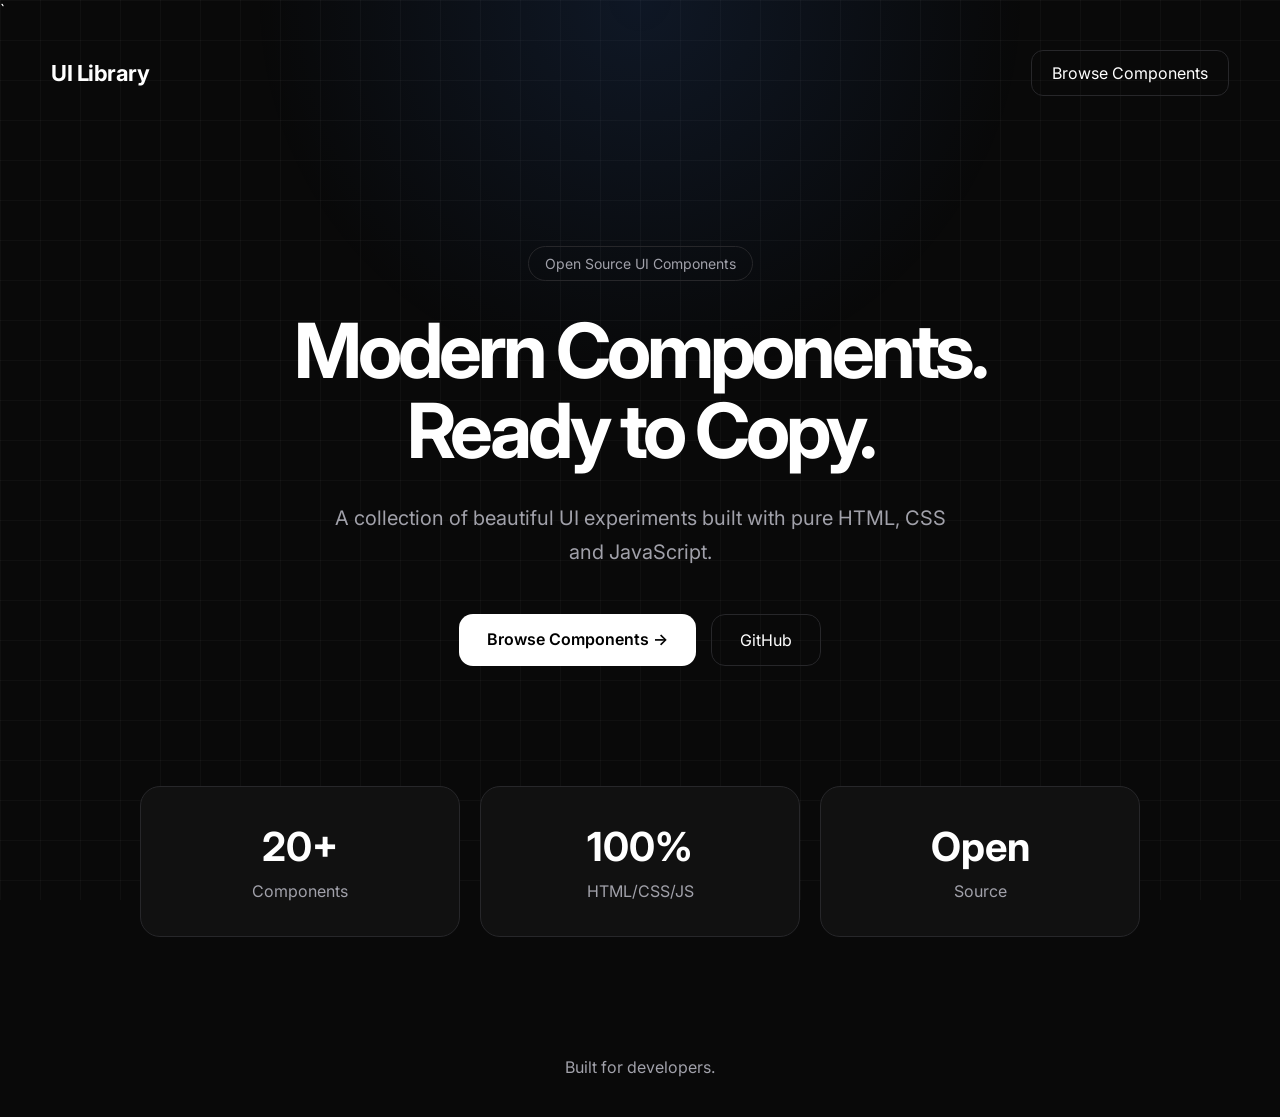
<file: index.html>
`<!DOCTYPE html>
<html lang="en">

<head>

<meta charset="UTF-8">
<meta name="viewport" content="width=device-width, initial-scale=1.0">

<title>UI Library</title>

<link rel="preconnect" href="https://fonts.googleapis.com">
<link rel="preconnect" href="https://fonts.gstatic.com" crossorigin>

<link href="https://fonts.googleapis.com/css2?family=Inter:wght@400;500;600;700;800&display=swap" rel="stylesheet">

<link rel="stylesheet" href="style.css">

</head>

<body>

<div class="background"></div>

<nav class="nav">

    <div class="logo">
        UI Library
    </div>

    <a href="components.html" class="nav-button">
        Browse Components
    </a>

</nav>


<section class="hero">

    <div class="badge">
        Open Source UI Components
    </div>


    <h1>
        Modern Components.<br>
        Ready to Copy.
    </h1>


    <p>
        A collection of beautiful UI experiments built with
        pure HTML, CSS and JavaScript.
    </p>


    <div class="actions">

        <a href="components.html" class="primary">
            Browse Components →
        </a>


        <a href="https://github.com/suveerkh/ui" target="_blank" rel="noopener noreferrer" class="secondary">
            GitHub
        </a>

    </div>

</section>


<section class="stats">

<div>
<h2>20+</h2>
<p>Components</p>
</div>


<div>
<h2>100%</h2>
<p>HTML/CSS/JS</p>
</div>


<div>
<h2>Open</h2>
<p>Source</p>
</div>

</section>


<footer>

Built for developers.

</footer>


</body>

</html>
</file>
<file: style.css>
/* =====================================
   UI Library
   Main Styles
===================================== */

:root{

    --bg:#090909;
    --surface:#111111;
    --surface2:#161616;

    --border:#27272a;

    --text:#ffffff;
    --muted:#a1a1aa;

    --accent:#3b82f6;

    --radius:18px;

    --transition:.25s ease;

}


*{

    margin:0;
    padding:0;
    box-sizing:border-box;

}


body{

    font-family:"Inter",sans-serif;

    background:var(--bg);

    color:var(--text);

    min-height:100vh;

}


a{

    color:inherit;

    text-decoration:none;

}



/* ===============================
   Background
================================ */


.background{

    position:fixed;

    inset:0;

    z-index:-1;

    background:

    radial-gradient(
    circle at 50% 0%,
    rgba(59,130,246,.12),
    transparent 35%
    ),

    linear-gradient(
    rgba(255,255,255,.03) 1px,
    transparent 1px
    ),

    linear-gradient(
    90deg,
    rgba(255,255,255,.03) 1px,
    transparent 1px
    );

    background-size:auto,40px 40px,40px 40px;

}



/* ===============================
   Landing Page
================================ */


.nav{

    width:min(1200px,92%);

    margin:auto;

    padding:30px 0;

    display:flex;

    justify-content:space-between;

    align-items:center;

}


.logo{

    font-size:22px;

    font-weight:700;

    letter-spacing:-.5px;

}



.nav-button{

    border:1px solid var(--border);

    padding:12px 20px;

    border-radius:12px;

    transition:var(--transition);

}


.nav-button:hover{

    background:var(--surface);

    border-color:var(--accent);

}



.hero{

    width:min(900px,90%);

    margin:120px auto;

    text-align:center;

}


.badge{

    display:inline-block;

    border:1px solid var(--border);

    padding:8px 16px;

    border-radius:999px;

    color:var(--muted);

    font-size:14px;

    margin-bottom:30px;

}


.hero h1{

    font-size:76px;

    line-height:1.05;

    letter-spacing:-4px;

}


.hero p{

    margin:30px auto;

    max-width:650px;

    color:var(--muted);

    font-size:20px;

    line-height:1.7;

}



.actions{

    display:flex;

    justify-content:center;

    gap:15px;

    margin-top:45px;

}



.primary,
.secondary{

    padding:15px 28px;

    border-radius:14px;

    transition:var(--transition);

}



.primary{

    background:white;

    color:black;

    font-weight:600;

}


.primary:hover{

    transform:translateY(-3px);

}



.secondary{

    border:1px solid var(--border);

}



.secondary:hover{

    background:var(--surface);

}



.stats{

    width:min(1000px,90%);

    margin:80px auto;

    display:grid;

    grid-template-columns:repeat(3,1fr);

    gap:20px;

}



.stats div{

    background:var(--surface);

    border:1px solid var(--border);

    padding:35px;

    border-radius:20px;

    text-align:center;

}



.stats h2{

    font-size:40px;

}



.stats p{

    color:var(--muted);

    margin-top:10px;

}



footer{

    text-align:center;

    padding:40px;

    color:var(--muted);

}



/* ===============================
   Components Page
================================ */



.components-layout{

    display:grid;

    grid-template-columns:280px 1fr;

    min-height:100vh;

}



/* Sidebar */


.sidebar{

    background:#0d0d0d;

    border-right:1px solid var(--border);

    padding:25px;

}



.sidebar h2{

    margin-bottom:25px;

}



#search{

    width:100%;

    padding:13px 15px;

    border-radius:12px;

    background:#151515;

    border:1px solid var(--border);

    color:white;

    outline:none;

}



#search:focus{

    border-color:var(--accent);

}



.category{

    margin-top:30px;

}



.category-title{

    color:var(--muted);

    font-size:12px;

    text-transform:uppercase;

    margin-bottom:10px;

}



.component-item{

    width:100%;

    border:0;

    background:none;

    color:#ddd;

    padding:12px;

    border-radius:10px;

    text-align:left;

    cursor:pointer;

    transition:.2s;

}



.component-item:hover{

    background:#181818;

}



.component-item.active{

    background:#181818;

    color:white;

    border-left:3px solid var(--accent);

}



/* Workspace */


.workspace{

    padding:40px;

}



.component-header{

    display:flex;

    justify-content:space-between;

    align-items:center;

    margin-bottom:30px;

}



.small-label{

    color:var(--muted);

    font-size:12px;

}



.component-header h1{

    font-size:38px;

    letter-spacing:-1px;

}



#copy-button{

    display:flex;

    align-items:center;

    gap:10px;

    background:#181818;

    color:white;

    border:1px solid var(--border);

    padding:12px 18px;

    border-radius:12px;

    cursor:pointer;

}



#copy-button:hover{

    border-color:var(--accent);

}



/* Preview */


.preview-container,
.source-container{

    background:var(--surface);

    border:1px solid var(--border);

    border-radius:20px;

    overflow:hidden;

    margin-bottom:30px;

}



.section-title{

    padding:20px 25px;

    font-weight:600;

    border-bottom:1px solid var(--border);

}



#preview-frame{

    width:100%;

    height:520px;

    border:0;

    background:#050505;

}



/* Source */


.source-header{

    display:flex;

    justify-content:space-between;

    align-items:center;

    padding-right:25px;

}



#file-name{

    color:var(--muted);

    padding:0 25px 20px;

}



.language{

    background:#181818;

    border:1px solid var(--border);

    padding:6px 12px;

    border-radius:8px;

    font-size:13px;

}



pre{

    margin:0;

    padding:25px;

    overflow:auto;

    background:#080808;

}



code{

    font-family:"JetBrains Mono",
    Consolas,
    monospace;

    color:#ddd;

    line-height:1.8;

}



/* Toast */


#toast{

    position:fixed;

    bottom:30px;

    right:30px;

    background:#181818;

    border:1px solid var(--border);

    padding:15px 20px;

    border-radius:12px;

    transform:translateY(100px);

    opacity:0;

    transition:.3s;

}


#toast.show{

    transform:none;

    opacity:1;

}



/* Responsive */


@media(max-width:900px){

.components-layout{

    grid-template-columns:1fr;

}


.sidebar{

    border-right:none;

    border-bottom:1px solid var(--border);

}


.hero h1{

    font-size:48px;

}


.stats{

    grid-template-columns:1fr;

}


.workspace{

    padding:20px;

}

}
</file>
